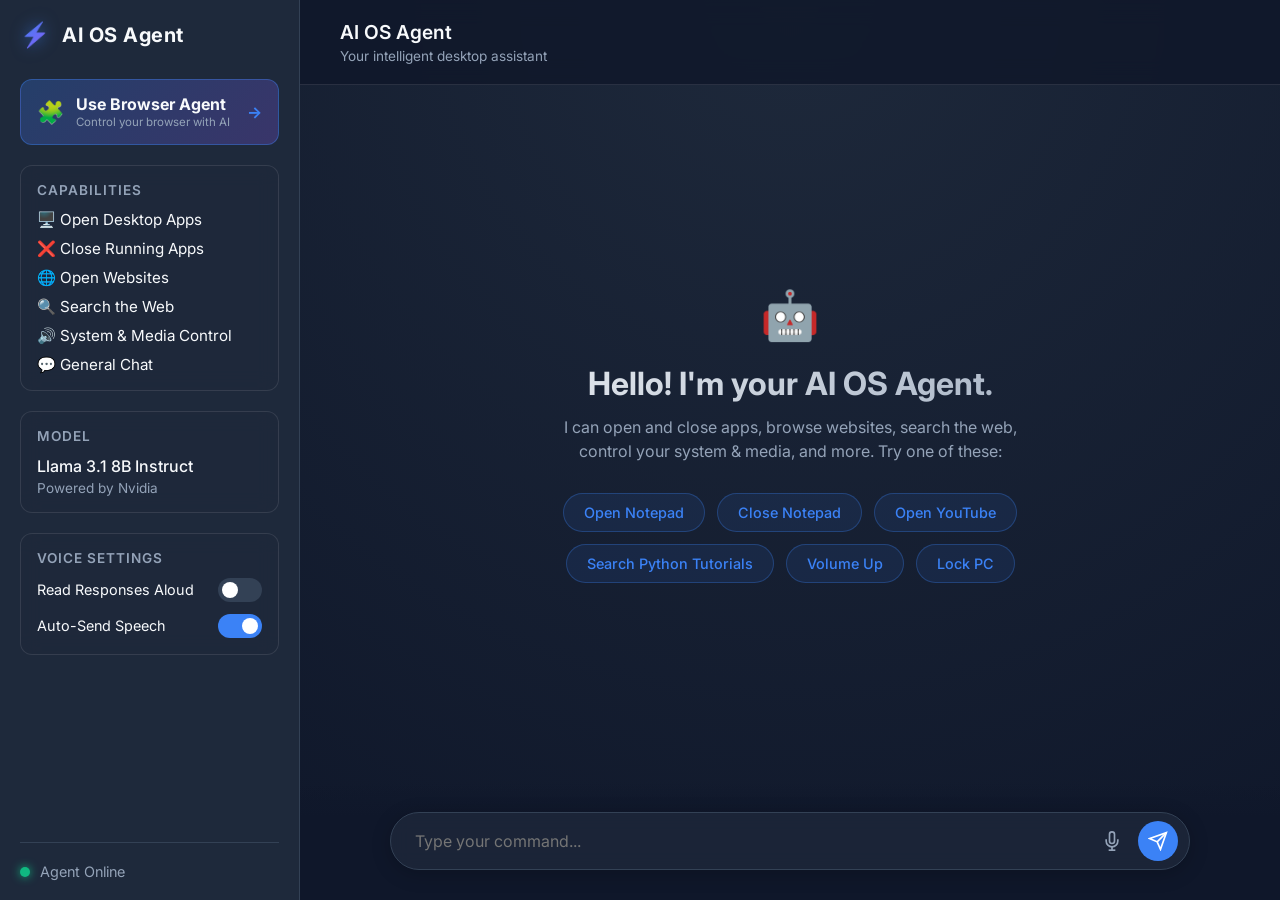
<file: static/index.html>
<!DOCTYPE html>
<html lang="en">
<head>
    <meta charset="UTF-8">
    <meta name="viewport" content="width=device-width, initial-scale=1.0">
    <title>AI OS Agent — Your Desktop Assistant</title>
    <meta name="description" content="AI-powered desktop assistant that can open apps, browse websites, search files, and more.">
    <link rel="preconnect" href="https://fonts.googleapis.com">
    <link rel="preconnect" href="https://fonts.gstatic.com" crossorigin>
    <link href="https://fonts.googleapis.com/css2?family=Inter:wght@300;400;500;600;700&display=swap" rel="stylesheet">
    <link rel="stylesheet" href="/static/style.css">
</head>
<body>
    <div class="app-container">
        <!-- Sidebar -->
        <aside class="sidebar">
            <div class="sidebar-header">
                <div class="logo">
                    <div class="logo-icon">⚡</div>
                    <span class="logo-text">AI OS Agent</span>
                </div>
            </div>
            <div class="sidebar-info">
                <a href="http://127.0.0.1:5000/browser-agent" class="browser-agent-btn">
                    <span class="ba-btn-icon">🧩</span>
                    <span class="ba-btn-text">
                        <strong>Use Browser Agent</strong>
                        <small>Control your browser with AI</small>
                    </span>
                    <span class="ba-btn-arrow">→</span>
                </a>
                <div class="info-card">
                    <div class="info-title">Capabilities</div>
                    <ul class="info-list">
                        <li>🖥️ Open Desktop Apps</li>
                        <li>❌ Close Running Apps</li>
                        <li>🌐 Open Websites</li>
                        <li>🔍 Search the Web</li>
                        <li>🔊 System &amp; Media Control</li>
                        <li>💬 General Chat</li>
                    </ul>
                </div>
                <div class="info-card">
                    <div class="info-title">Model</div>
                    <p class="info-detail">Llama 3.1 8B Instruct</p>
                    <p class="info-sub">Powered by Nvidia</p>
                </div>
                <div class="info-card">
                    <div class="info-title">Voice Settings</div>
                    <div class="setting-item">
                        <label for="ttsToggle">Read Responses Aloud</label>
                        <label class="switch">
                            <input type="checkbox" id="ttsToggle">
                            <span class="slider round"></span>
                        </label>
                    </div>
                    <div class="setting-item">
                        <label for="autoSendToggle">Auto-Send Speech</label>
                        <label class="switch">
                            <input type="checkbox" id="autoSendToggle" checked>
                            <span class="slider round"></span>
                        </label>
                    </div>
                </div>
            </div>
            <div class="sidebar-footer">
                <div class="status-dot"></div>
                <span>Agent Online</span>
            </div>
        </aside>

        <!-- Main Chat Area -->
        <main class="chat-area">
            <div class="chat-header">
                <h1>AI OS Agent</h1>
                <p>Your intelligent desktop assistant</p>
            </div>

            <div class="chat-messages" id="chatMessages">
                <div class="welcome-message">
                    <div class="welcome-icon">🤖</div>
                    <h2>Hello! I'm your AI OS Agent.</h2>
                    <p>I can open and close apps, browse websites, search the web, control your system &amp; media, and more. Try one of these:</p>
                    <div class="suggestion-chips">
                        <button class="chip" onclick="sendSuggestion('open notepad')">Open Notepad</button>
                        <button class="chip" onclick="sendSuggestion('close notepad')">Close Notepad</button>
                        <button class="chip" onclick="sendSuggestion('open youtube')">Open YouTube</button>
                        <button class="chip" onclick="sendSuggestion('search for Python tutorials')">Search Python Tutorials</button>
                        <button class="chip" onclick="sendSuggestion('turn the volume up')">Volume Up</button>
                        <button class="chip" onclick="sendSuggestion('lock my pc')">Lock PC</button>
                    </div>
                </div>
            </div>

            <div class="chat-input-area">
                <form id="chatForm" onsubmit="handleSubmit(event)">
                    <div class="input-wrapper">
                        <input
                            type="text"
                            id="messageInput"
                            placeholder="Type your command..."
                            autocomplete="off"
                        />
                        <button type="button" id="micBtn" class="mic-btn" title="Click to speak">
                            <svg width="20" height="20" viewBox="0 0 24 24" fill="none" stroke="currentColor" stroke-width="2">
                                <path d="M12 1a3 3 0 0 0-3 3v8a3 3 0 0 0 6 0V4a3 3 0 0 0-3-3z"></path>
                                <path d="M19 10v2a7 7 0 0 1-14 0v-2"></path>
                                <line x1="12" y1="19" x2="12" y2="23"></line>
                                <line x1="8" y1="23" x2="16" y2="23"></line>
                            </svg>
                        </button>
                        <button type="submit" id="sendBtn">
                            <svg width="20" height="20" viewBox="0 0 24 24" fill="none" stroke="currentColor" stroke-width="2">
                                <line x1="22" y1="2" x2="11" y2="13"></line>
                                <polygon points="22 2 15 22 11 13 2 9 22 2"></polygon>
                            </svg>
                        </button>
                    </div>
                </form>
            </div>
        </main>
    </div>

    <script src="/static/script.js"></script>
</body>
</html>
</file>
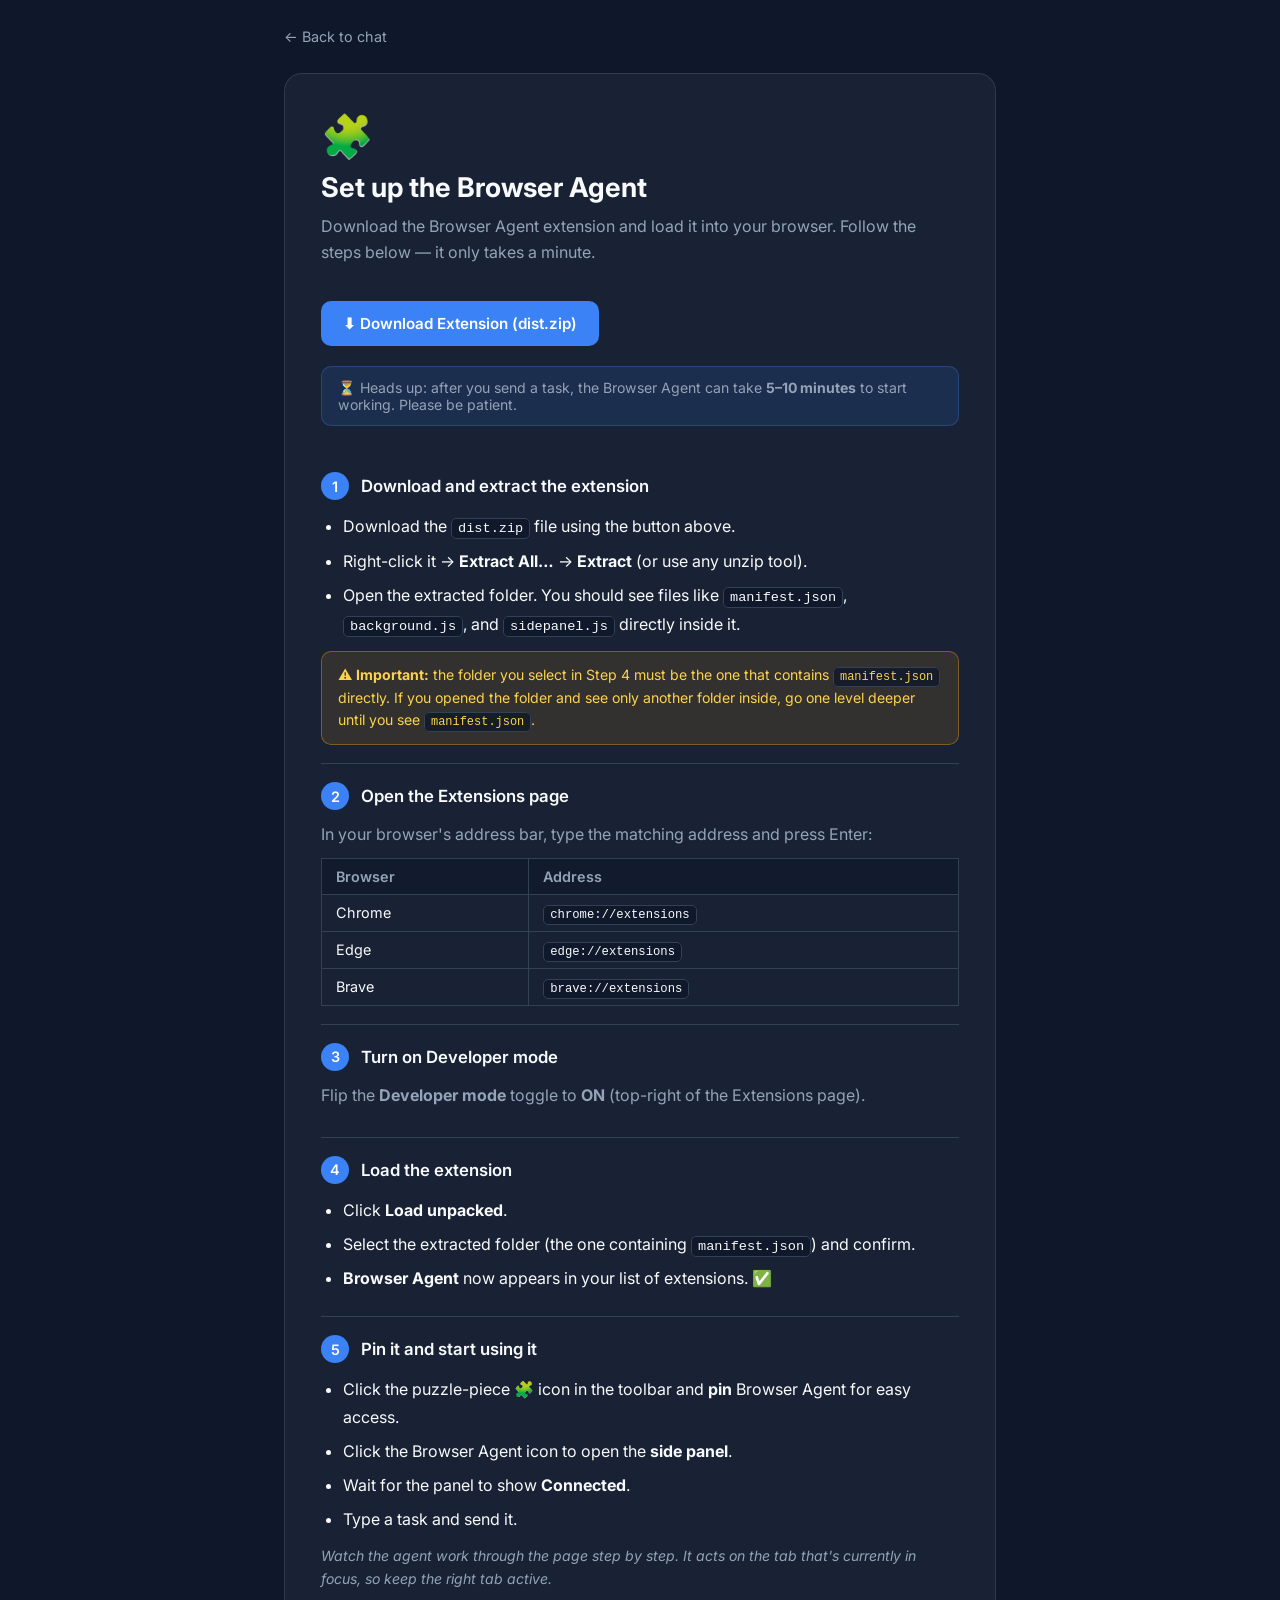
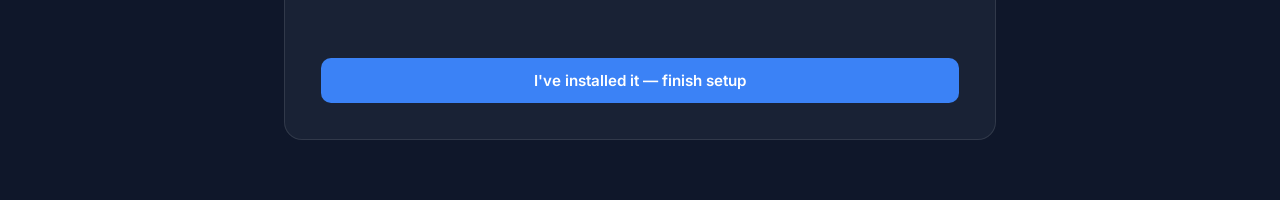
<file: static/browser-agent.html>
<!DOCTYPE html>
<html lang="en">
<head>
    <meta charset="UTF-8">
    <meta name="viewport" content="width=device-width, initial-scale=1.0">
    <title>Browser Agent — AI OS Agent</title>
    <link rel="preconnect" href="https://fonts.googleapis.com">
    <link rel="preconnect" href="https://fonts.gstatic.com" crossorigin>
    <link href="https://fonts.googleapis.com/css2?family=Inter:wght@300;400;500;600;700&display=swap" rel="stylesheet">
    <link rel="stylesheet" href="/static/style.css">
</head>
<body class="page-body">
    <div class="page-wrap">
        <header class="page-header">
            <a class="page-back" href="/">← Back to chat</a>
        </header>

        <!-- Returning users who already finished setup -->
        <section id="readyState" class="ba-card hidden">
            <div class="ba-icon">✅</div>
            <h1>Browser Agent is ready</h1>
            <p class="ba-sub">You've already installed the Browser Agent extension.
                Open it from the side panel in your browser toolbar to start using it.</p>
            <div class="ba-note">⏳ After you send a task, the Browser Agent can take <strong>5–10 minutes</strong> to start working. Please be patient.</div>
            <div class="ba-actions">
                <button class="auth-btn" id="useAgentBtn">How to use it</button>
                <button class="ghost-btn" id="reinstallBtn">Re-install / view guide</button>
            </div>
        </section>

        <!-- First-time setup guide -->
        <section id="setupState" class="ba-card hidden">
            <div class="ba-icon">🧩</div>
            <h1>Set up the Browser Agent</h1>
            <p class="ba-sub">Download the Browser Agent extension and load it into your browser.
                Follow the steps below — it only takes a minute.</p>

            <a class="auth-btn download-btn" id="downloadBtn" href="#">⬇ Download Extension (dist.zip)</a>

            <div class="ba-note">⏳ Heads up: after you send a task, the Browser Agent can take <strong>5–10 minutes</strong> to start working. Please be patient.</div>

            <div class="guide">
                <div class="guide-step">
                    <h3><span class="step-num">1</span> Download and extract the extension</h3>
                    <ul>
                        <li>Download the <code>dist.zip</code> file using the button above.</li>
                        <li>Right-click it → <strong>Extract All…</strong> → <strong>Extract</strong> (or use any unzip tool).</li>
                        <li>Open the extracted folder. You should see files like <code>manifest.json</code>, <code>background.js</code>, and <code>sidepanel.js</code> directly inside it.</li>
                    </ul>
                    <div class="guide-warn">⚠️ <strong>Important:</strong> the folder you select in Step 4 must be the one that contains <code>manifest.json</code> directly. If you opened the folder and see only another folder inside, go one level deeper until you see <code>manifest.json</code>.</div>
                </div>

                <div class="guide-step">
                    <h3><span class="step-num">2</span> Open the Extensions page</h3>
                    <p>In your browser's address bar, type the matching address and press Enter:</p>
                    <table class="guide-table">
                        <thead><tr><th>Browser</th><th>Address</th></tr></thead>
                        <tbody>
                            <tr><td>Chrome</td><td><code>chrome://extensions</code></td></tr>
                            <tr><td>Edge</td><td><code>edge://extensions</code></td></tr>
                            <tr><td>Brave</td><td><code>brave://extensions</code></td></tr>
                        </tbody>
                    </table>
                </div>

                <div class="guide-step">
                    <h3><span class="step-num">3</span> Turn on Developer mode</h3>
                    <p>Flip the <strong>Developer mode</strong> toggle to <strong>ON</strong> (top-right of the Extensions page).</p>
                </div>

                <div class="guide-step">
                    <h3><span class="step-num">4</span> Load the extension</h3>
                    <ul>
                        <li>Click <strong>Load unpacked</strong>.</li>
                        <li>Select the extracted folder (the one containing <code>manifest.json</code>) and confirm.</li>
                        <li><strong>Browser Agent</strong> now appears in your list of extensions. ✅</li>
                    </ul>
                </div>

                <div class="guide-step">
                    <h3><span class="step-num">5</span> Pin it and start using it</h3>
                    <ul>
                        <li>Click the puzzle-piece 🧩 icon in the toolbar and <strong>pin</strong> Browser Agent for easy access.</li>
                        <li>Click the Browser Agent icon to open the <strong>side panel</strong>.</li>
                        <li>Wait for the panel to show <strong>Connected</strong>.</li>
                        <li>Type a task and send it.</li>
                    </ul>
                    <p class="guide-tip">Watch the agent work through the page step by step. It acts on the tab that's currently in focus, so keep the right tab active.</p>
                </div>
            </div>

            <button class="auth-btn" id="doneBtn">I've installed it — finish setup</button>
        </section>
    </div>

    <script src="/static/browser-agent.js"></script>
</body>
</html>
</file>
<file: static/style.css>
:root {
    --bg-main: #0f172a; /* Slate 900 */
    --bg-sidebar: #1e293b; /* Slate 800 */
    --text-main: #f8fafc; /* Slate 50 */
    --text-muted: #94a3b8; /* Slate 400 */
    --accent: #3b82f6; /* Blue 500 */
    --accent-hover: #2563eb; /* Blue 600 */
    --accent-glow: rgba(59, 130, 246, 0.5);
    --border-color: #334155; /* Slate 700 */
    --user-msg-bg: #2563eb;
    --bot-msg-bg: #1e293b;
    --card-bg: rgba(30, 41, 59, 0.7);
    --glass-border: rgba(255, 255, 255, 0.1);
}

* {
    box-sizing: border-box;
    margin: 0;
    padding: 0;
    font-family: 'Inter', -apple-system, BlinkMacSystemFont, 'Segoe UI', Roboto, Helvetica, Arial, sans-serif;
}

body {
    background-color: var(--bg-main);
    color: var(--text-main);
    height: 100vh;
    display: flex;
    overflow: hidden;
}

.app-container {
    display: flex;
    width: 100%;
    height: 100%;
}

/* Sidebar Styling */
.sidebar {
    width: 300px;
    background-color: var(--bg-sidebar);
    border-right: 1px solid var(--border-color);
    display: flex;
    flex-direction: column;
    padding: 20px;
    z-index: 10;
}

.sidebar-header {
    margin-bottom: 30px;
}

.logo {
    display: flex;
    align-items: center;
    gap: 12px;
}

.logo-icon {
    font-size: 24px;
    background: linear-gradient(135deg, #3b82f6, #8b5cf6);
    -webkit-background-clip: text;
    -webkit-text-fill-color: transparent;
    filter: drop-shadow(0 0 8px rgba(59, 130, 246, 0.6));
}

.logo-text {
    font-size: 1.25rem;
    font-weight: 700;
    letter-spacing: 0.5px;
}

.sidebar-info {
    flex-grow: 1;
    display: flex;
    flex-direction: column;
    gap: 20px;
}

.info-card {
    background: var(--card-bg);
    border: 1px solid var(--glass-border);
    border-radius: 12px;
    padding: 16px;
    backdrop-filter: blur(10px);
    transition: transform 0.2s, box-shadow 0.2s;
}

.info-card:hover {
    transform: translateY(-2px);
    box-shadow: 0 4px 12px rgba(0, 0, 0, 0.2);
}

.info-title {
    font-size: 0.85rem;
    font-weight: 600;
    color: var(--text-muted);
    text-transform: uppercase;
    letter-spacing: 1px;
    margin-bottom: 12px;
}

.info-list {
    list-style: none;
    display: flex;
    flex-direction: column;
    gap: 10px;
}

.info-list li {
    font-size: 0.95rem;
    display: flex;
    align-items: center;
    gap: 8px;
}

.info-detail {
    font-size: 1rem;
    font-weight: 500;
    margin-bottom: 4px;
}

.info-sub {
    font-size: 0.85rem;
    color: var(--text-muted);
}

.sidebar-footer {
    display: flex;
    align-items: center;
    gap: 10px;
    padding-top: 20px;
    border-top: 1px solid var(--border-color);
    font-size: 0.9rem;
    color: var(--text-muted);
}

.status-dot {
    width: 10px;
    height: 10px;
    background-color: #10b981;
    border-radius: 50%;
    box-shadow: 0 0 10px #10b981;
    animation: pulse 2s infinite;
}

@keyframes pulse {
    0% { box-shadow: 0 0 0 0 rgba(16, 185, 129, 0.7); }
    70% { box-shadow: 0 0 0 6px rgba(16, 185, 129, 0); }
    100% { box-shadow: 0 0 0 0 rgba(16, 185, 129, 0); }
}

/* Chat Area Styling */
.chat-area {
    flex-grow: 1;
    display: flex;
    flex-direction: column;
    position: relative;
    background: radial-gradient(circle at top center, #1e293b, var(--bg-main));
}

.chat-header {
    padding: 20px 40px;
    border-bottom: 1px solid var(--glass-border);
    background: rgba(15, 23, 42, 0.8);
    backdrop-filter: blur(12px);
    z-index: 5;
}

.chat-header h1 {
    font-size: 1.2rem;
    font-weight: 600;
}

.chat-header p {
    font-size: 0.85rem;
    color: var(--text-muted);
    margin-top: 4px;
}

.chat-messages {
    flex-grow: 1;
    overflow-y: auto;
    padding: 40px;
    display: flex;
    flex-direction: column;
    gap: 24px;
    scroll-behavior: smooth;
}

.welcome-message {
    text-align: center;
    margin: auto 0;
    animation: fadeIn 0.8s ease-out;
}

@keyframes fadeIn {
    from { opacity: 0; transform: translateY(20px); }
    to { opacity: 1; transform: translateY(0); }
}

.welcome-icon {
    font-size: 48px;
    margin-bottom: 20px;
}

.welcome-message h2 {
    font-size: 2rem;
    margin-bottom: 12px;
    background: linear-gradient(135deg, #f8fafc, #94a3b8);
    -webkit-background-clip: text;
    -webkit-text-fill-color: transparent;
}

.welcome-message p {
    color: var(--text-muted);
    margin-bottom: 30px;
    max-width: 500px;
    margin-inline: auto;
    line-height: 1.5;
}

.suggestion-chips {
    display: flex;
    flex-wrap: wrap;
    gap: 12px;
    justify-content: center;
    max-width: 600px;
    margin: 0 auto;
}

.chip {
    background: rgba(59, 130, 246, 0.1);
    border: 1px solid rgba(59, 130, 246, 0.3);
    color: var(--accent);
    padding: 10px 20px;
    border-radius: 20px;
    font-size: 0.9rem;
    font-weight: 500;
    cursor: pointer;
    transition: all 0.2s;
}

.chip:hover {
    background: var(--accent);
    color: white;
    box-shadow: 0 0 15px var(--accent-glow);
    transform: translateY(-2px);
}

/* Messages */
.message-wrapper {
    display: flex;
    flex-direction: column;
    max-width: 80%;
    animation: slideUp 0.3s ease-out;
}

@keyframes slideUp {
    from { opacity: 0; transform: translateY(10px); }
    to { opacity: 1; transform: translateY(0); }
}

.message-wrapper.user {
    align-self: flex-end;
}

.message-wrapper.bot {
    align-self: flex-start;
}

.message {
    padding: 14px 20px;
    border-radius: 18px;
    font-size: 1rem;
    line-height: 1.5;
    position: relative;
    box-shadow: 0 4px 6px rgba(0, 0, 0, 0.1);
}

.message.user {
    background-color: var(--user-msg-bg);
    color: white;
    border-bottom-right-radius: 4px;
}

.message.bot {
    background-color: var(--bot-msg-bg);
    border: 1px solid var(--border-color);
    border-bottom-left-radius: 4px;
}

.message-meta {
    font-size: 0.75rem;
    color: var(--text-muted);
    margin-top: 6px;
    margin-bottom: 4px;
}

.user .message-meta {
    text-align: right;
}

/* Tasks / Action Results Styling inside Bot Message */
.tasks-container {
    margin-top: 12px;
    display: flex;
    flex-direction: column;
    gap: 8px;
}

.task-item {
    background: rgba(15, 23, 42, 0.5);
    border: 1px solid var(--border-color);
    border-radius: 8px;
    padding: 10px;
    font-size: 0.85rem;
}

.task-header {
    display: flex;
    justify-content: space-between;
    align-items: center;
    margin-bottom: 6px;
}

.task-action {
    font-weight: 600;
    color: #10b981;
}

.task-params {
    color: var(--text-muted);
    font-family: monospace;
    background: rgba(0, 0, 0, 0.2);
    padding: 2px 6px;
    border-radius: 4px;
}

.task-result {
    color: #e2e8f0;
    border-top: 1px dashed var(--border-color);
    padding-top: 6px;
    margin-top: 6px;
}

/* Input Area */
.chat-input-area {
    padding: 30px 40px;
    background: linear-gradient(to top, var(--bg-main) 70%, transparent);
}

.input-wrapper {
    position: relative;
    max-width: 800px;
    margin: 0 auto;
    display: flex;
    align-items: center;
}

#messageInput {
    width: 100%;
    padding: 18px 106px 18px 24px; /* Extra right space for mic + send buttons */
    border-radius: 30px;
    border: 1px solid var(--border-color);
    background: rgba(30, 41, 59, 0.8);
    color: var(--text-main);
    font-size: 1rem;
    outline: none;
    backdrop-filter: blur(10px);
    box-shadow: 0 4px 20px rgba(0, 0, 0, 0.2);
    transition: border-color 0.2s, box-shadow 0.2s;
}

#messageInput:focus {
    border-color: var(--accent);
    box-shadow: 0 0 0 2px rgba(59, 130, 246, 0.2), 0 4px 20px rgba(0, 0, 0, 0.2);
}

#sendBtn {
    position: absolute;
    right: 12px;
    background: var(--accent);
    color: white;
    border: none;
    border-radius: 50%;
    width: 40px;
    height: 40px;
    display: flex;
    align-items: center;
    justify-content: center;
    cursor: pointer;
    transition: background 0.2s, transform 0.2s;
}

#sendBtn:hover {
    background: var(--accent-hover);
    transform: scale(1.05);
}

#sendBtn:active {
    transform: scale(0.95);
}

/* Typing Indicator */
.typing-indicator {
    display: inline-flex;
    gap: 4px;
    padding: 16px 20px;
    background-color: var(--bot-msg-bg);
    border: 1px solid var(--border-color);
    border-radius: 18px;
    border-bottom-left-radius: 4px;
    width: fit-content;
    align-self: flex-start;
}

.typing-dot {
    width: 6px;
    height: 6px;
    background-color: var(--text-muted);
    border-radius: 50%;
    animation: bounce 1.4s infinite ease-in-out both;
}

.typing-dot:nth-child(1) { animation-delay: -0.32s; }
.typing-dot:nth-child(2) { animation-delay: -0.16s; }

@keyframes bounce {
    0%, 80%, 100% { transform: scale(0); }
    40% { transform: scale(1); }
}

/* Scrollbar */
::-webkit-scrollbar {
    width: 8px;
}
::-webkit-scrollbar-track {
    background: transparent;
}
::-webkit-scrollbar-thumb {
    background: var(--border-color);
    border-radius: 4px;
}
::-webkit-scrollbar-thumb:hover {
    background: var(--text-muted);
}


/* Voice & Settings CSS */

/* Mic button inside input-wrapper */
.mic-btn {
    position: absolute;
    right: 58px;
    background: transparent;
    border: none;
    border-radius: 50%;
    width: 40px;
    height: 40px;
    display: flex;
    align-items: center;
    justify-content: center;
    cursor: pointer;
    color: var(--text-muted);
    transition: all 0.3s ease;
    z-index: 5;
}

.mic-btn:hover {
    color: var(--text-main);
    background: rgba(255, 255, 255, 0.05);
}

/* Active listening state */
.mic-btn.listening {
    color: #ef4444; /* red-500 */
    background: rgba(239, 68, 68, 0.15);
    animation: mic-pulse 1.5s infinite;
    box-shadow: 0 0 12px rgba(239, 68, 68, 0.4);
}

/* Speaking response state */
.mic-btn.speaking {
    color: #10b981; /* emerald-500 */
    background: rgba(16, 185, 129, 0.15);
    animation: speaking-pulse 1.5s infinite;
    box-shadow: 0 0 12px rgba(16, 185, 129, 0.4);
}

.mic-btn.disabled {
    opacity: 0.4;
    cursor: not-allowed;
    pointer-events: none;
}

@keyframes mic-pulse {
    0% {
        box-shadow: 0 0 0 0 rgba(239, 68, 68, 0.5);
    }
    70% {
        box-shadow: 0 0 0 10px rgba(239, 68, 68, 0);
    }
    100% {
        box-shadow: 0 0 0 0 rgba(239, 68, 68, 0);
    }
}

@keyframes speaking-pulse {
    0% {
        box-shadow: 0 0 0 0 rgba(16, 185, 129, 0.5);
    }
    70% {
        box-shadow: 0 0 0 10px rgba(16, 185, 129, 0);
    }
    100% {
        box-shadow: 0 0 0 0 rgba(16, 185, 129, 0);
    }
}

/* Settings toggles style (iOS style switch) */
.setting-item {
    display: flex;
    justify-content: space-between;
    align-items: center;
    margin-top: 12px;
    font-size: 0.9rem;
    color: var(--text-main);
}

.setting-item label {
    cursor: pointer;
}

/* Switch container */
.switch {
    position: relative;
    display: inline-block;
    width: 44px;
    height: 24px;
}

/* Hide default checkbox */
.switch input {
    opacity: 0;
    width: 0;
    height: 0;
}

/* The slider */
.slider {
    position: absolute;
    cursor: pointer;
    top: 0;
    left: 0;
    right: 0;
    bottom: 0;
    background-color: var(--border-color);
    transition: .3s;
    border-radius: 24px;
}

.slider:before {
    position: absolute;
    content: "";
    height: 16px;
    width: 16px;
    left: 4px;
    bottom: 4px;
    background-color: white;
    transition: .3s;
    border-radius: 50%;
}

input:checked + .slider {
    background-color: var(--accent);
}

input:focus + .slider {
    box-shadow: 0 0 1px var(--accent);
}

input:checked + .slider:before {
    transform: translateX(20px);
}

/* Add custom slider shape */
.slider.round {
    border-radius: 34px;
}

.slider.round:before {
    border-radius: 50%;
}

/* ============================================================= */
/* Browser Agent sidebar button                                  */
/* ============================================================= */
.browser-agent-btn {
    display: flex;
    align-items: center;
    gap: 12px;
    padding: 14px 16px;
    border-radius: 12px;
    text-decoration: none;
    color: var(--text-main);
    background: linear-gradient(135deg, rgba(59, 130, 246, 0.25), rgba(139, 92, 246, 0.25));
    border: 1px solid rgba(59, 130, 246, 0.4);
    transition: transform 0.2s, box-shadow 0.2s, border-color 0.2s;
}

.browser-agent-btn:hover {
    transform: translateY(-2px);
    box-shadow: 0 6px 18px rgba(59, 130, 246, 0.25);
    border-color: var(--accent);
}

.browser-agent-btn .ba-btn-icon { font-size: 22px; }

.browser-agent-btn .ba-btn-text {
    display: flex;
    flex-direction: column;
    flex-grow: 1;
    line-height: 1.3;
}

.browser-agent-btn .ba-btn-text small { color: var(--text-muted); font-size: 0.72rem; }
.browser-agent-btn .ba-btn-arrow { color: var(--accent); font-weight: 700; }

/* ============================================================= */
/* Shared button used on the Browser Agent page                  */
/* ============================================================= */
.auth-btn {
    width: 100%;
    padding: 13px;
    margin-top: 12px;
    border: none;
    border-radius: 10px;
    background: var(--accent);
    color: #fff;
    font-size: 0.95rem;
    font-weight: 600;
    cursor: pointer;
    transition: background 0.2s, transform 0.1s;
}

.auth-btn:hover { background: var(--accent-hover); }
.auth-btn:active { transform: scale(0.99); }
.auth-btn:disabled { opacity: 0.6; cursor: not-allowed; }

/* ============================================================= */
/* Browser Agent setup / guide page                              */
/* ============================================================= */
.page-body {
    display: block;
    overflow: auto;
    background: var(--bg-main);
}

.page-wrap {
    max-width: 760px;
    margin: 0 auto;
    padding: 28px 24px 60px;
}

.page-header {
    display: flex;
    align-items: center;
    justify-content: space-between;
    margin-bottom: 28px;
}

.page-back { color: var(--text-muted); text-decoration: none; font-size: 0.9rem; }
.page-back:hover { color: var(--text-main); }

.page-account { display: flex; align-items: center; gap: 12px; font-size: 0.85rem; color: var(--text-muted); }

.ghost-btn {
    background: transparent;
    border: 1px solid var(--border-color);
    color: var(--text-main);
    padding: 8px 14px;
    border-radius: 8px;
    cursor: pointer;
    font-size: 0.85rem;
    transition: border-color 0.2s, background 0.2s;
}
.ghost-btn:hover { border-color: var(--accent); background: rgba(59, 130, 246, 0.1); }

.ba-loading { text-align: center; color: var(--text-muted); padding: 80px 0; }

.ba-card {
    background: var(--card-bg);
    border: 1px solid var(--glass-border);
    border-radius: 18px;
    padding: 36px;
    backdrop-filter: blur(10px);
}

.ba-icon { font-size: 42px; margin-bottom: 10px; }
.ba-card h1 { font-size: 1.7rem; font-weight: 700; }
.ba-sub { color: var(--text-muted); margin: 10px 0 24px; line-height: 1.6; }

.download-btn { display: inline-block; width: auto; padding: 13px 22px; text-decoration: none; text-align: center; }

.ba-card code, .ba-note code, .ba-sub code {
    background: rgba(15, 23, 42, 0.8);
    border: 1px solid var(--border-color);
    border-radius: 5px;
    padding: 2px 6px;
    font-size: 0.85em;
    font-family: 'Consolas', 'Courier New', monospace;
}

.ba-note {
    background: rgba(59, 130, 246, 0.12);
    border: 1px solid rgba(59, 130, 246, 0.3);
    border-radius: 10px;
    padding: 12px 16px;
    margin: 20px 0 28px;
    font-size: 0.88rem;
    color: var(--text-muted);
}

.ba-actions { display: flex; gap: 12px; flex-wrap: wrap; }
.ba-actions .auth-btn, .ba-actions .ghost-btn { width: auto; margin-top: 0; }

/* Guide steps */
.guide { margin: 8px 0 28px; }

.guide-step {
    padding: 18px 0;
    border-top: 1px solid var(--border-color);
}
.guide-step:first-child { border-top: none; }

.guide-step h3 {
    display: flex;
    align-items: center;
    gap: 12px;
    font-size: 1.05rem;
    font-weight: 600;
    margin-bottom: 12px;
}

.step-num {
    flex-shrink: 0;
    width: 28px;
    height: 28px;
    border-radius: 50%;
    background: var(--accent);
    color: #fff;
    font-size: 0.9rem;
    display: inline-flex;
    align-items: center;
    justify-content: center;
}

.guide-step p { color: var(--text-muted); line-height: 1.6; margin-bottom: 10px; }
.guide-step ul { padding-left: 22px; line-height: 1.75; color: var(--text-main); }
.guide-step li { margin-bottom: 6px; }

.guide-tip {
    margin-top: 12px;
    font-size: 0.88rem;
    font-style: italic;
}

.guide-warn {
    background: rgba(245, 158, 11, 0.12);
    border: 1px solid rgba(245, 158, 11, 0.4);
    border-radius: 10px;
    padding: 12px 16px;
    margin-top: 12px;
    font-size: 0.88rem;
    color: #fcd34d;
    line-height: 1.6;
}

.guide-table {
    width: 100%;
    border-collapse: collapse;
    margin-top: 4px;
    font-size: 0.9rem;
}
.guide-table th, .guide-table td {
    text-align: left;
    padding: 9px 14px;
    border: 1px solid var(--border-color);
}
.guide-table th {
    background: rgba(15, 23, 42, 0.6);
    color: var(--text-muted);
    font-weight: 600;
}

.hidden { display: none !important; }
</file>
